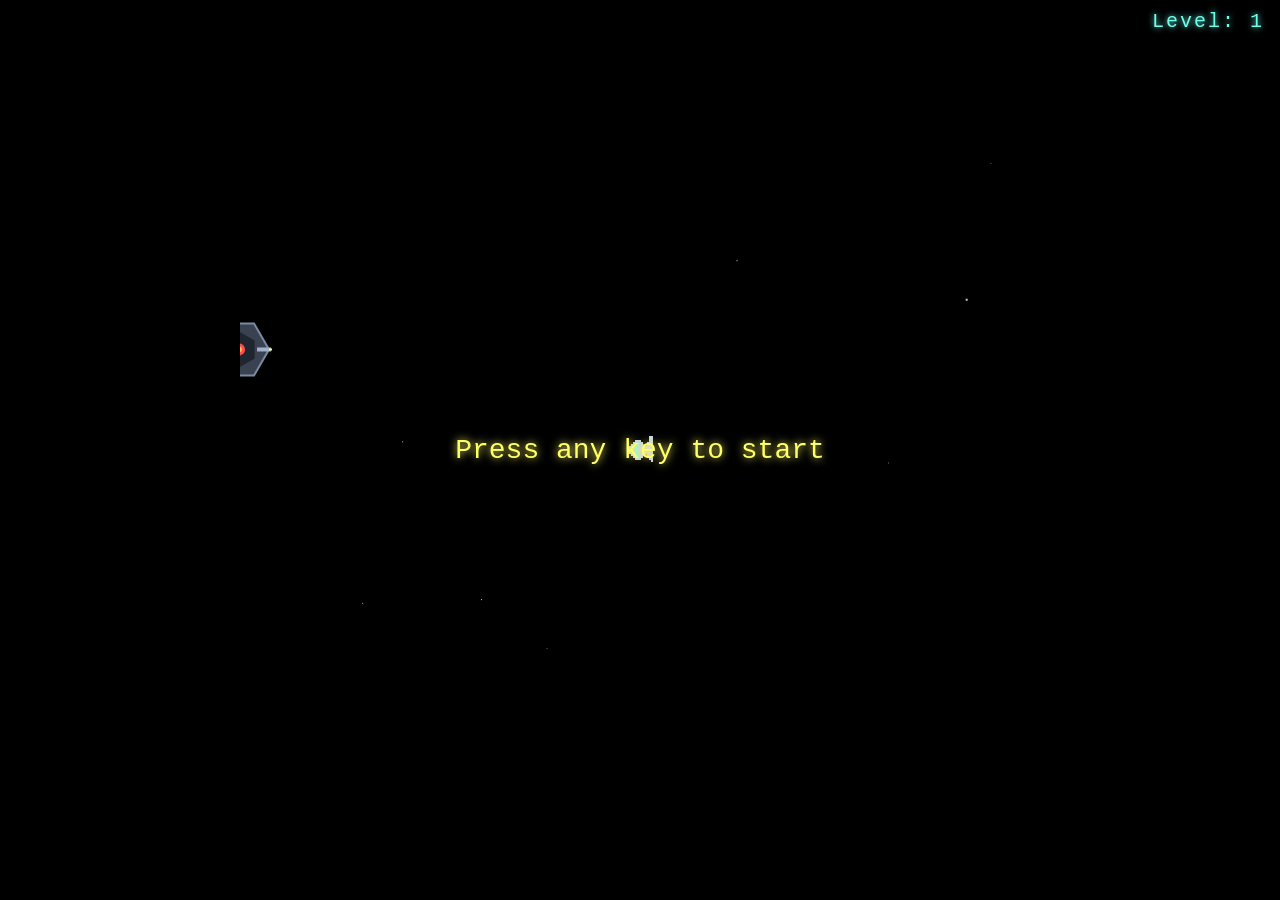
<file: Outer Space Ship/index.html>
<!DOCTYPE html>
<html lang="en">
<head>
    <meta charset="UTF-8">
    <title>Outer Space Ship</title>
    <link rel="stylesheet" href="style.css">
</head>
<body>
    <div id="ui">
        <div id="level">Level: 1</div>
    </div>
    <canvas id="game" width="800" height="600"></canvas>
    <div id="message">Press any key to start</div>
    <script src="game.js"></script>
</body>
</html>
</file>
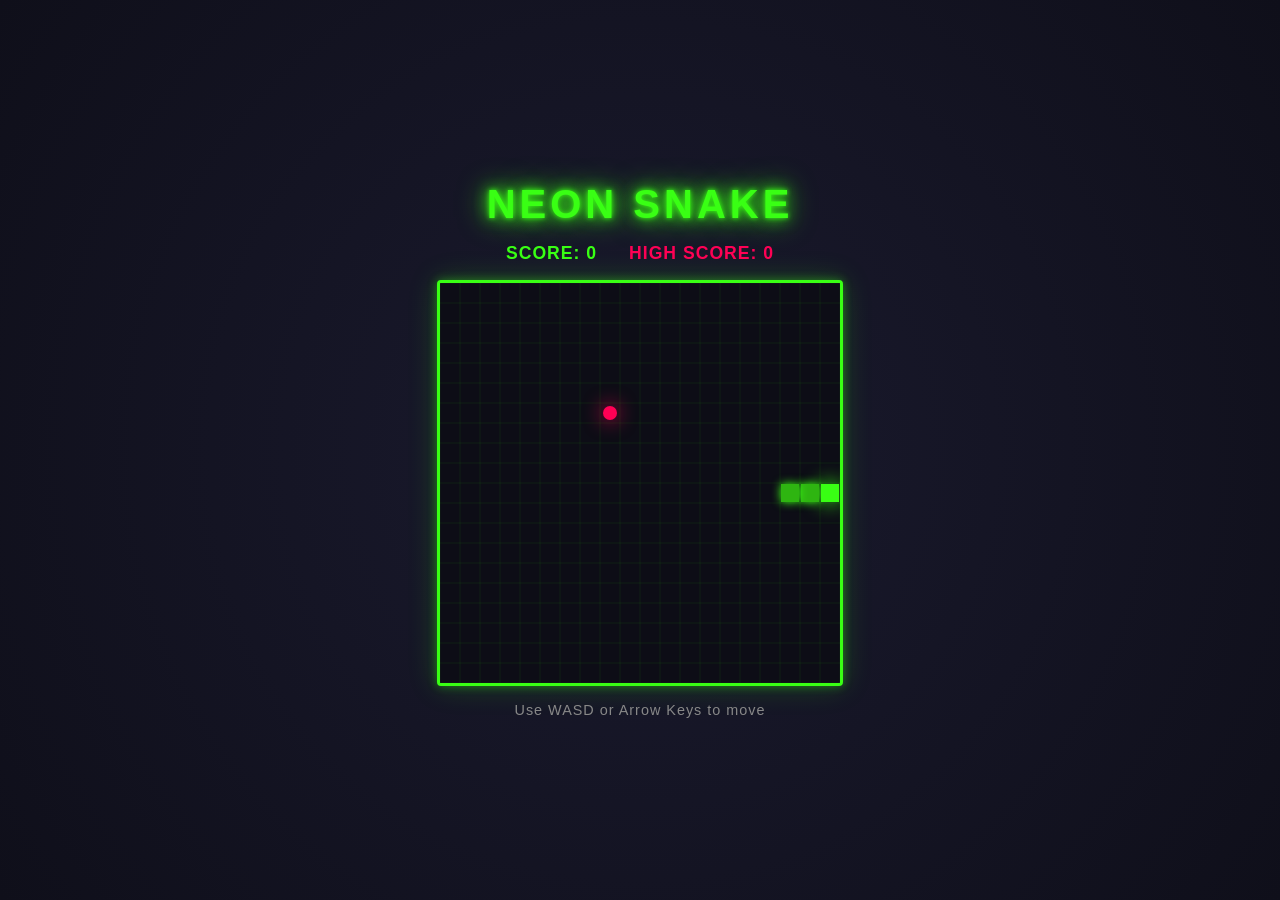
<file: Snake Game/index.html>
<!DOCTYPE html>
<html lang="en">
<head>
    <meta charset="UTF-8">
    <meta name="viewport" content="width=device-width, initial-scale=1.0">
    <title>Neon Snake</title>
    <link rel="stylesheet" href="style.css">
</head>
<body>
    <div class="game-container">
        <h1 class="title">NEON SNAKE</h1>
        <div class="score-board">
            <span class="score">Score: <span id="score">0</span></span>
            <span class="high-score">High Score: <span id="high-score">0</span></span>
        </div>
        <canvas id="gameCanvas" width="400" height="400"></canvas>
        <div id="gameOverScreen" class="overlay hidden">
            <div class="overlay-content">
                <h2>GAME OVER</h2>
                <p>Final Score: <span id="final-score">0</span></p>
                <button id="restartBtn">Restart</button>
            </div>
        </div>
        <p class="controls-hint">Use WASD or Arrow Keys to move</p>
    </div>
    <script src="script.js"></script>
</body>
</html>
</file>
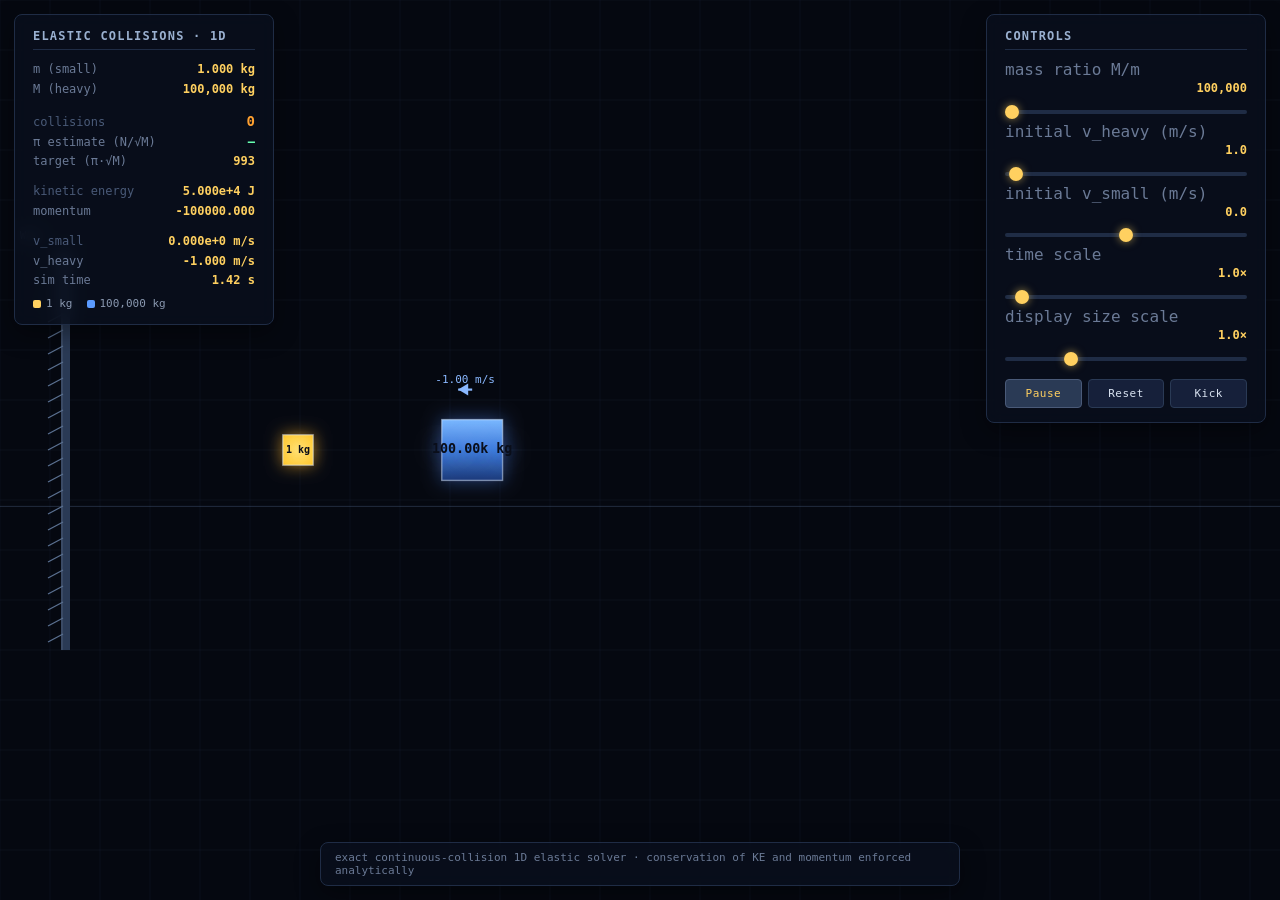
<file: Physical 20260613/collision_sim.html>
<!DOCTYPE html>
<html lang="en">
<head>
<meta charset="UTF-8">
<meta name="viewport" content="width=device-width, initial-scale=1.0">
<title>Elastic Collisions · 1 kg ↔ 100,000 kg</title>
<style>
  * { box-sizing: border-box; }
  html, body { margin: 0; height: 100%; overflow: hidden; }
  body {
    background: radial-gradient(ellipse at center, #0e1424 0%, #050810 80%);
    color: #d8e2f0;
    font-family: 'SF Mono', ui-monospace, Menlo, Consolas, monospace;
    user-select: none;
    -webkit-user-select: none;
  }
  #cv { display: block; width: 100vw; height: 100vh; }

  .panel {
    position: fixed;
    background: rgba(10, 16, 30, 0.78);
    border: 1px solid #1f2c45;
    border-radius: 8px;
    padding: 14px 18px;
    backdrop-filter: blur(8px);
    -webkit-backdrop-filter: blur(8px);
    box-shadow: 0 8px 24px rgba(0,0,0,0.4);
  }
  #hud { top: 14px; left: 14px; min-width: 260px; }
  #ctrls { top: 14px; right: 14px; width: 280px; }
  #foot { bottom: 14px; left: 50%; transform: translateX(-50%); font-size: 11px; color: #6b7a96; padding: 8px 14px; }

  h1 {
    font-size: 12px;
    margin: 0 0 10px 0;
    color: #9ab0d0;
    font-weight: 600;
    letter-spacing: 1.2px;
    border-bottom: 1px solid #1f2c45;
    padding-bottom: 6px;
  }
  .row {
    display: flex;
    justify-content: space-between;
    align-items: baseline;
    gap: 14px;
    line-height: 1.65;
    font-size: 12px;
  }
  .lbl { color: #6b7a96; }
  .val { color: #ffd060; font-weight: 600; font-variant-numeric: tabular-nums; }
  .pi  { color: #66ffb0; font-weight: 600; font-variant-numeric: tabular-nums; }
  .big { color: #ffa030; font-size: 14px; }
  .sec { margin-top: 10px; }
  .sec .lbl { color: #4a5a78; }

  input[type=range] {
    width: 100%;
    height: 4px;
    -webkit-appearance: none;
    background: linear-gradient(to right, #1f2c45, #1f2c45);
    border-radius: 2px;
    margin: 4px 0 8px 0;
    cursor: pointer;
  }
  input[type=range]::-webkit-slider-thumb {
    -webkit-appearance: none;
    width: 14px; height: 14px;
    background: #ffd060;
    border-radius: 50%;
    cursor: pointer;
    box-shadow: 0 0 8px rgba(255,208,96,0.6);
  }
  input[type=range]::-moz-range-thumb {
    width: 14px; height: 14px;
    background: #ffd060;
    border-radius: 50%;
    cursor: pointer;
    border: none;
    box-shadow: 0 0 8px rgba(255,208,96,0.6);
  }

  .btnrow { display: flex; gap: 6px; margin-top: 10px; flex-wrap: wrap; }
  button {
    flex: 1;
    background: #16203a;
    color: #d8e2f0;
    border: 1px solid #2a3a55;
    padding: 7px 10px;
    border-radius: 4px;
    cursor: pointer;
    font-family: inherit;
    font-size: 11px;
    letter-spacing: 0.5px;
    transition: background 0.15s, border-color 0.15s;
  }
  button:hover { background: #233150; border-color: #3a5070; }
  button:active { background: #0e1626; }
  button.primary { background: #2a3a55; border-color: #4a5a78; color: #ffd060; }
  button.primary:hover { background: #3a4a65; }

  .legend { display: flex; gap: 14px; font-size: 11px; color: #8a98b0; margin-top: 6px; }
  .dot { display: inline-block; width: 8px; height: 8px; border-radius: 2px; margin-right: 5px; vertical-align: middle; }
</style>
</head>
<body>
<canvas id="cv"></canvas>

<div id="hud" class="panel">
  <h1>ELASTIC COLLISIONS · 1D</h1>
  <div class="row"><span class="lbl">m (small)</span><span class="val">1.000 kg</span></div>
  <div class="row"><span class="lbl">M (heavy)</span><span class="val" id="hudM">100,000 kg</span></div>
  <div class="row sec"><span class="lbl">collisions</span><span class="val big" id="nCol">0</span></div>
  <div class="row"><span class="lbl">π estimate (N/√M)</span><span class="pi" id="piEst">—</span></div>
  <div class="row"><span class="lbl">target (π·√M)</span><span class="val" id="piTgt">—</span></div>
  <div class="row sec"><span class="lbl">kinetic energy</span><span class="val" id="ke">0.000 J</span></div>
  <div class="row"><span class="lbl">momentum</span><span class="val" id="mom">0.000</span></div>
  <div class="row sec"><span class="lbl">v_small</span><span class="val" id="vs">0.000 m/s</span></div>
  <div class="row"><span class="lbl">v_heavy</span><span class="val" id="vh">0.000 m/s</span></div>
  <div class="row"><span class="lbl">sim time</span><span class="val" id="tSim">0.00 s</span></div>
  <div class="legend sec">
    <span><span class="dot" style="background:#ffd060"></span>1 kg</span>
    <span><span class="dot" style="background:#5a9aff"></span>100,000 kg</span>
  </div>
</div>

<div id="ctrls" class="panel">
  <h1>CONTROLS</h1>
  <div class="lbl">mass ratio M/m</div>
  <div class="row"><span></span><span class="val" id="mrV">100,000</span></div>
  <input type="range" id="mr" min="2" max="100000000" step="1" value="100000">

  <div class="lbl">initial v_heavy (m/s)</div>
  <div class="row"><span></span><span class="val" id="v0V">1.0</span></div>
  <input type="range" id="v0" min="0.1" max="50" step="0.1" value="1">

  <div class="lbl">initial v_small (m/s)</div>
  <div class="row"><span></span><span class="val" id="vsV">0.0</span></div>
  <input type="range" id="vs0" min="-50" max="50" step="0.1" value="0">

  <div class="lbl">time scale</div>
  <div class="row"><span></span><span class="val" id="tsV">1.0×</span></div>
  <input type="range" id="ts" min="0.1" max="20" step="0.1" value="1">

  <div class="lbl">display size scale</div>
  <div class="row"><span></span><span class="val" id="scV">1.0×</span></div>
  <input type="range" id="sc" min="0.3" max="3" step="0.1" value="1">

  <div class="btnrow">
    <button id="playBtn" class="primary">Pause</button>
    <button id="resetBtn">Reset</button>
    <button id="kickBtn">Kick</button>
  </div>
</div>

<div id="foot" class="panel">
  exact continuous-collision 1D elastic solver · conservation of KE and momentum enforced analytically
</div>

<script>
(() => {
  'use strict';

  const cv  = document.getElementById('cv');
  const ctx = cv.getContext('2d');
  let W = 0, H = 0, DPR = 1;

  function resize() {
    DPR = window.devicePixelRatio || 1;
    const r = cv.getBoundingClientRect();
    cv.width  = Math.max(1, Math.floor(r.width  * DPR));
    cv.height = Math.max(1, Math.floor(r.height * DPR));
    W = r.width; H = r.height;
    ctx.setTransform(DPR, 0, 0, DPR, 0, 0);
  }
  window.addEventListener('resize', resize);

  // World coordinates (meters). Wall at x=0.
  // Heavy block sits to the right of the small block, moving leftward (toward wall).
  const SIZE_S = 0.4;   // small block half-extent (m) -- display half-width
  const SIZE_M = 0.8;   // heavy block half-extent (m)
  const XS_INIT = 6;    // initial small block x
  const XM_INIT = 12;   // initial heavy block x
  const XMAX    = 30;   // logical right edge for view

  // State
  let state, timeScale = 1, playing = true, dispScale = 1;

  function makeState(M, vM0, vs0) {
    return {
      m: 1, M,
      xs: XS_INIT, vs: vs0,
      xM: XM_INIT, vM: vM0,
      wallX: 0,
      collisions: 0,
      t: 0,
      trail: [], trailM: [],
      flash: 0, flashPos: 0, flashKind: '',
      done: false
    };
  }

  // ------- physics: event-driven 1D elastic with continuous collision detection -------

  function nextCollision(s) {
    const halfS = SIZE_S, halfM = SIZE_M;
    let tMin = Infinity, kind = null;
    // wall (small hits wall from the right)
    if (s.vs < 0) {
      const t = (s.wallX + halfS - s.xs) / s.vs;
      if (t > 1e-12 && t < tMin) { tMin = t; kind = 'w'; }
    }
    // small catches heavy from behind (small.x + halfS approaches heavy.x - halfM)
    if (s.vs - s.vM > 0) {
      const t = (s.xM - halfM - s.xs - halfS) / (s.vs - s.vM);
      if (t > 1e-12 && t < tMin) { tMin = t; kind = 'b'; }
    }
    return { t: tMin, kind };
  }

  function applyCollision(s, kind) {
    if (kind === 'w') {
      s.vs = -s.vs;
      s.flashPos = s.wallX; s.flashKind = 'wall';
    } else {
      const v1 = s.vs, v2 = s.vM, m1 = s.m, m2 = s.M;
      s.vs = ((m1 - m2) * v1 + 2 * m2 * v2) / (m1 + m2);
      s.vM = ((m2 - m1) * v2 + 2 * m1 * v1) / (m1 + m2);
      s.flashPos = 0.5 * (s.xs + s.xM); s.flashKind = 'block';
    }
    s.collisions++;
    s.flash = 1;
  }

  function advance(s, dt) {
    if (s.done) return;
    let remaining = dt;
    let safety = 200000;
    while (remaining > 1e-12 && safety-- > 0) {
      const nc = nextCollision(s);
      if (!nc.kind || nc.t > remaining) {
        s.xs += s.vs * remaining;
        s.xM += s.vM * remaining;
        s.t  += remaining;
        remaining = 0;
      } else {
        s.xs += s.vs * nc.t;
        s.xM += s.vM * nc.t;
        s.t  += nc.t;
        remaining -= nc.t;
        applyCollision(s, nc.kind);
        // Terminate: small has escaped to the right faster than heavy and is past it
        if (s.xs > s.xM + 4 && s.vs > s.vM) { s.done = true; remaining = 0; }
      }
    }
  }

  // ------- rendering -------

  let viewScale = 30, originX = 80, originY = 0;

  function fitView() {
    const margin = 70;
    viewScale = (W - margin * 2) / XMAX;
    originX   = margin;
    originY   = H * 0.5;
  }
  resize();
  fitView();
  window.addEventListener('resize', () => { resize(); fitView(); });

  function px(x)  { return originX + x * viewScale * dispScale; }
  function pxS(s) { return s * viewScale * dispScale; }

  function drawGrid() {
    ctx.strokeStyle = 'rgba(60,80,120,0.10)';
    ctx.lineWidth = 1;
    const step = 50;
    for (let x = 0; x < W; x += step) {
      ctx.beginPath(); ctx.moveTo(x, 0); ctx.lineTo(x, H); ctx.stroke();
    }
    for (let y = 0; y < H; y += step) {
      ctx.beginPath(); ctx.moveTo(0, y); ctx.lineTo(W, y); ctx.stroke();
    }
  }

  function drawWall(s) {
    const wx = px(s.wallX);
    const top = originY - 200, bot = originY + 200;
    ctx.fillStyle = '#2a3a55';
    ctx.fillRect(wx - 7, top, 7, bot - top);
    ctx.fillStyle = '#3a4a65';
    ctx.fillRect(wx - 9, top, 2, bot - top);
    ctx.strokeStyle = '#5a7090';
    ctx.lineWidth = 1.4;
    for (let y = top; y < bot; y += 16) {
      ctx.beginPath();
      ctx.moveTo(wx - 7, y);
      ctx.lineTo(wx - 22, y + 8);
      ctx.stroke();
    }
    ctx.fillStyle = '#5a7090';
    ctx.font = '10px monospace';
    ctx.textAlign = 'right';
    ctx.textBaseline = 'middle';
    ctx.fillText('WALL', wx - 26, top - 14);
  }

  function drawTrail(s) {
    // small trail
    if (s.trail.length > 1) {
      for (let i = 1; i < s.trail.length; i++) {
        const a = (i / s.trail.length) * 0.55;
        const x0 = px(s.trail[i-1]), x1 = px(s.trail[i]);
        const g = ctx.createLinearGradient(x0, originY, x1, originY);
        g.addColorStop(0, `rgba(255,208,96,0)`);
        g.addColorStop(1, `rgba(255,208,96,${a})`);
        ctx.strokeStyle = g;
        ctx.lineWidth = 1.6;
        ctx.beginPath();
        ctx.moveTo(x0, originY);
        ctx.lineTo(x1, originY);
        ctx.stroke();
      }
    }
    // heavy trail (very subtle)
    if (s.trailM.length > 1) {
      for (let i = 1; i < s.trailM.length; i++) {
        const a = (i / s.trailM.length) * 0.18;
        const x0 = px(s.trailM[i-1]), x1 = px(s.trailM[i]);
        ctx.strokeStyle = `rgba(90,154,255,${a})`;
        ctx.lineWidth = 1.2;
        ctx.beginPath();
        ctx.moveTo(x0, originY);
        ctx.lineTo(x1, originY);
        ctx.stroke();
      }
    }
  }

  function drawBlock(x, halfWidth, fillGrad, label, massStr) {
    const cx = px(x);
    const w  = pxS(halfWidth * 2);
    const h  = w;
    const left = cx - w/2, top = originY - h/2;
    ctx.fillStyle = fillGrad;
    ctx.fillRect(left, top, w, h);
    ctx.strokeStyle = 'rgba(220,235,255,0.5)';
    ctx.lineWidth = 1.4;
    ctx.strokeRect(left, top, w, h);
    // label
    ctx.fillStyle = '#0a0e1a';
    ctx.font = `bold ${Math.max(10, Math.min(18, w * 0.22))}px monospace`;
    ctx.textAlign = 'center';
    ctx.textBaseline = 'middle';
    ctx.fillText(label, cx, originY);
    if (w > 70) {
      ctx.fillStyle = 'rgba(10,14,26,0.75)';
      ctx.font = `${Math.max(8, Math.min(12, w * 0.12))}px monospace`;
      ctx.fillText(massStr, cx, originY + h * 0.28);
    }
  }

  function drawSmall(s) {
    const w = pxS(SIZE_S * 2);
    const g = ctx.createRadialGradient(px(s.xs), originY, 0, px(s.xs), originY, w);
    g.addColorStop(0, '#ffe27a');
    g.addColorStop(0.6, '#ffcc33');
    g.addColorStop(1, '#cc7a00');
    ctx.shadowColor = 'rgba(255,180,40,0.6)';
    ctx.shadowBlur = 16;
    drawBlock(s.xs, SIZE_S, g, '1 kg', 'small');
    ctx.shadowBlur = 0;
  }

  function drawHeavy(s) {
    const w = pxS(SIZE_M * 2);
    const g = ctx.createLinearGradient(0, originY - w/2, 0, originY + w/2);
    g.addColorStop(0, '#7ab8ff');
    g.addColorStop(0.5, '#3a78d8');
    g.addColorStop(1, '#1a3878');
    ctx.shadowColor = 'rgba(80,140,255,0.45)';
    ctx.shadowBlur = 18;
    drawBlock(s.xM, SIZE_M, g, formatMass(s.M) + ' kg', 'heavy');
    ctx.shadowBlur = 0;
  }

  function drawVelocityArrows(s) {
    function arrow(xPx, yOff, v, color, sign) {
      if (Math.abs(v) < 0.005) return;
      const mag = Math.sqrt(Math.abs(v)) * 14;
      const len = Math.sign(v) * Math.min(180, mag);
      const y = originY + yOff;
      ctx.strokeStyle = color;
      ctx.lineWidth = 2.2;
      ctx.beginPath();
      ctx.moveTo(xPx, y);
      ctx.lineTo(xPx + len, y);
      ctx.stroke();
      const d = Math.sign(len) || 1;
      ctx.fillStyle = color;
      ctx.beginPath();
      ctx.moveTo(xPx + len, y);
      ctx.lineTo(xPx + len - d * 10, y - 6);
      ctx.lineTo(xPx + len - d * 10, y + 6);
      ctx.closePath();
      ctx.fill();
      ctx.fillStyle = color;
      ctx.font = '11px monospace';
      ctx.textAlign = 'center';
      ctx.textBaseline = 'bottom';
      const lbl = (Math.abs(v) >= 1000 ? v.toExponential(2) : v.toFixed(2)) + ' m/s';
      ctx.fillText(lbl, xPx + len / 2, y - 4);
    }
    arrow(px(s.xs), -pxS(SIZE_S) - 30, s.vs, '#ffd060', 0);
    arrow(px(s.xM), -pxS(SIZE_M) - 30, s.vM, '#8ab8ff', 0);
  }

  function drawFlash(s) {
    if (s.flash < 0.04) return;
    const x = px(s.flashPos);
    const r0 = 22, r1 = 60;
    const r = r0 + (1 - s.flash) * (r1 - r0);
    const c = s.flashKind === 'wall' ? '255,220,120' : '180,220,255';
    ctx.strokeStyle = `rgba(${c},${s.flash * 0.9})`;
    ctx.lineWidth = 2.2;
    ctx.beginPath();
    ctx.arc(x, originY, r, 0, Math.PI * 2);
    ctx.stroke();
    ctx.strokeStyle = `rgba(${c},${s.flash * 0.35})`;
    ctx.lineWidth = 1.2;
    ctx.beginPath();
    ctx.arc(x, originY, r * 1.7, 0, Math.PI * 2);
    ctx.stroke();
  }

  function drawFloor(s) {
    const y = originY + Math.max(pxS(SIZE_S), pxS(SIZE_M)) + 26;
    ctx.strokeStyle = 'rgba(120,150,200,0.25)';
    ctx.lineWidth = 1;
    ctx.beginPath();
    ctx.moveTo(0, y); ctx.lineTo(W, y); ctx.stroke();
  }

  function drawBanner(s) {
    if (s.done) {
      ctx.fillStyle = 'rgba(102,255,176,0.85)';
      ctx.font = 'bold 16px monospace';
      ctx.textAlign = 'center';
      ctx.textBaseline = 'middle';
      ctx.fillText('small block has escaped · click Reset', W/2, 38);
    }
  }

  // ------- HUD -------

  function formatMass(n) {
    if (n >= 1e9) return (n/1e9).toFixed(2) + 'B';
    if (n >= 1e6) return (n/1e6).toFixed(2) + 'M';
    if (n >= 1e3) return (n/1e3).toFixed(2) + 'k';
    return n.toFixed(0);
  }
  function formatFixed(n, d=3) { return (Math.abs(n) < 1e-12 ? 0 : n).toFixed(d); }
  function formatSci(n) { return Math.abs(n) < 1e-3 ? n.toExponential(3) : n.toFixed(3); }

  function updateHUD(s) {
    const KE = 0.5 * s.m * s.vs * s.vs + 0.5 * s.M * s.vM * s.vM;
    const p  = s.m * s.vs + s.M * s.vM;
    document.getElementById('hudM').textContent  = s.M.toLocaleString() + ' kg';
    document.getElementById('nCol').textContent  = s.collisions.toLocaleString();
    document.getElementById('ke').textContent    = KE.toExponential(3) + ' J';
    document.getElementById('mom').textContent   = formatSci(p);
    document.getElementById('vs').textContent    = formatSci(s.vs) + ' m/s';
    document.getElementById('vh').textContent    = formatSci(s.vM) + ' m/s';
    document.getElementById('tSim').textContent  = s.t.toFixed(2) + ' s';
    if (s.collisions > 0) {
      document.getElementById('piEst').textContent = (s.collisions / Math.sqrt(s.M)).toFixed(6);
    } else {
      document.getElementById('piEst').textContent = '—';
    }
    document.getElementById('piTgt').textContent = (Math.PI * Math.sqrt(s.M)).toFixed(0);
  }

  // ------- controls wiring -------

  const $ = id => document.getElementById(id);

  function readControls() {
    return {
      M:  parseFloat($('mr').value),
      vM: -parseFloat($('v0').value),
      vs: parseFloat($('vs0').value)
    };
  }

  $('mr').oninput = e => { $('mrV').textContent = parseInt(e.target.value).toLocaleString(); };
  $('v0').oninput = e => { $('v0V').textContent = parseFloat(e.target.value).toFixed(1); };
  $('vs0').oninput = e => { $('vsV').textContent = parseFloat(e.target.value).toFixed(1); };
  $('ts').oninput  = e => { timeScale = parseFloat(e.target.value); $('tsV').textContent = timeScale.toFixed(1) + '×'; };
  $('sc').oninput  = e => { dispScale = parseFloat(e.target.value); $('scV').textContent = dispScale.toFixed(1) + '×'; };

  $('playBtn').onclick = () => {
    playing = !playing;
    $('playBtn').textContent = playing ? 'Pause' : 'Play';
  };
  $('resetBtn').onclick = () => { const c = readControls(); state = makeState(c.M, c.vM, c.vs); last = performance.now(); accum = 0; };
  $('kickBtn').onclick  = () => { if (state) state.vs = -Math.abs(state.vs) - 5; };

  // Spacebar to pause
  window.addEventListener('keydown', e => {
    if (e.code === 'Space') { e.preventDefault(); $('playBtn').click(); }
    if (e.code === 'KeyR') $('resetBtn').click();
  });

  // ------- main loop -------

  state = makeState(1e5, -1, 0);
  let last = performance.now();
  let accum = 0;

  function frame(now) {
    resize();
    const dtReal = Math.min(0.1, (now - last) / 1000);
    last = now;

    if (playing) {
      accum += dtReal * timeScale;
      // step simulation in modest chunks; event-driven so cheap
      const chunk = 1 / 30;
      while (accum >= chunk) {
        advance(state, chunk);
        accum -= chunk;
      }
      if (accum > 0) advance(state, accum);
      accum = 0;

      // sample trail
      state.trail.push(state.xs);
      if (state.trail.length > 220) state.trail.shift();
      state.trailM.push(state.xM);
      if (state.trailM.length > 220) state.trailM.shift();

      state.flash *= 0.88;
    }

    // draw
    ctx.fillStyle = '#050810';
    ctx.fillRect(0, 0, W, H);

    drawGrid();
    drawFloor(state);
    drawWall(state);
    drawTrail(state);
    drawFlash(state);
    drawSmall(state);
    drawHeavy(state);
    drawVelocityArrows(state);
    drawBanner(state);

    updateHUD(state);
    requestAnimationFrame(frame);
  }
  requestAnimationFrame(frame);
})();
</script>
</body>
</html>
</file>
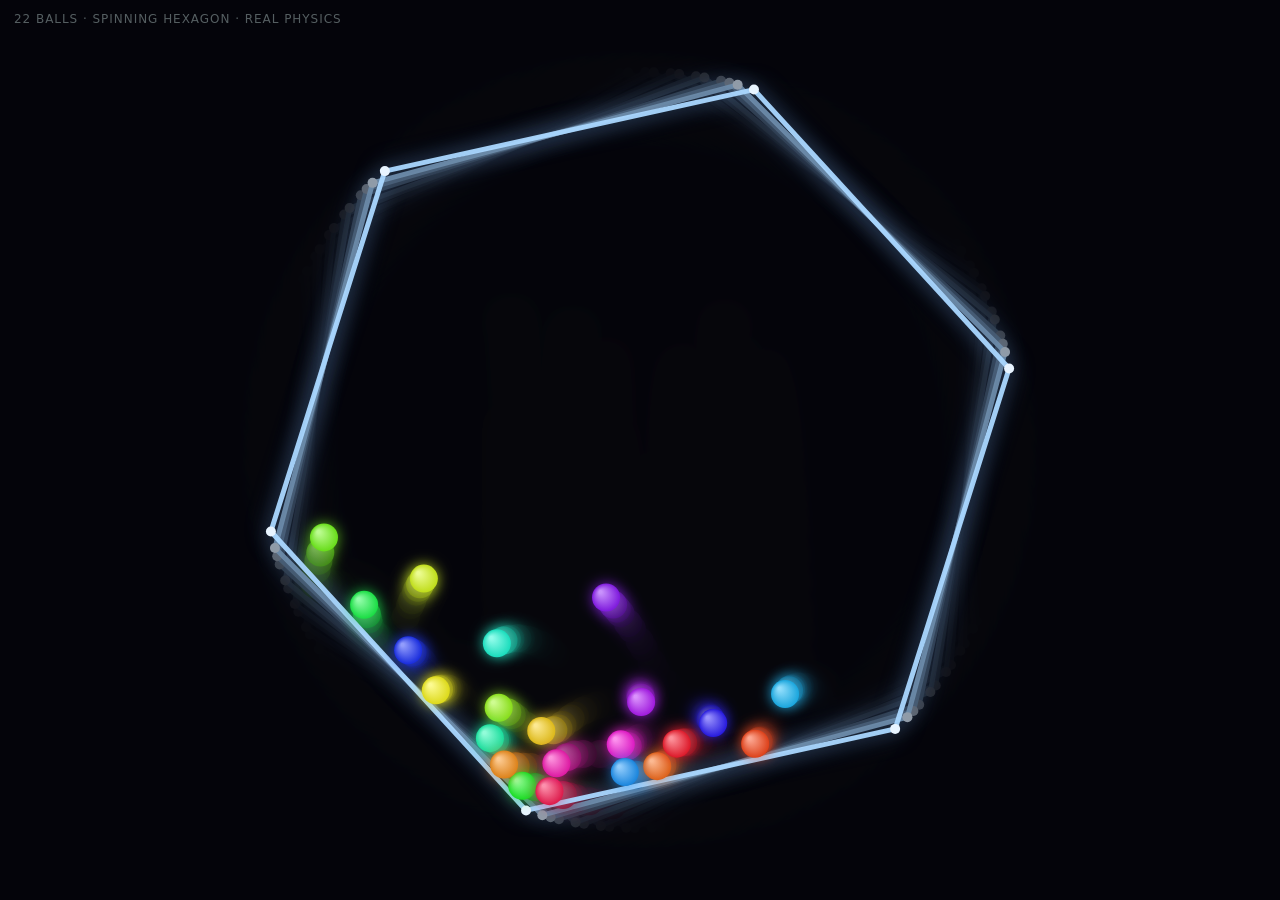
<file: Physical 20260613/hex_balls.html>
<!DOCTYPE html>
<html lang="en">
<head>
<meta charset="UTF-8">
<title>Spinning Hexagon · 22 Balls</title>
<style>
  html, body {
    margin: 0; padding: 0; height: 100%;
    background: #07070d;
    overflow: hidden;
    font-family: -apple-system, system-ui, sans-serif;
    color: #9aa;
  }
  canvas { display: block; width: 100vw; height: 100vh; }
  .hud {
    position: fixed; top: 12px; left: 14px;
    font-size: 12px; letter-spacing: 0.08em;
    text-transform: uppercase;
    pointer-events: none;
    opacity: 0.55;
  }
</style>
</head>
<body>
<canvas id="c"></canvas>
<div class="hud">22 balls &middot; spinning hexagon &middot; real physics</div>
<script>
(() => {
  const canvas = document.getElementById('c');
  const ctx = canvas.getContext('2d');

  let W, H, DPR;
  function resize() {
    DPR = Math.min(window.devicePixelRatio || 1, 2);
    W = window.innerWidth;
    H = window.innerHeight;
    canvas.width  = Math.floor(W * DPR);
    canvas.height = Math.floor(H * DPR);
    canvas.style.width  = W + 'px';
    canvas.style.height = H + 'px';
    ctx.setTransform(DPR, 0, 0, DPR, 0, 0);
  }
  window.addEventListener('resize', resize);
  resize();

  // ---------- world params ----------
  const BALL_COUNT   = 22;
  const BALL_R       = 14;
  const GRAVITY      = 1100;     // px / s^2
  const LINEAR_DRAG  = 0.0009;   // per-second-ish damping
  const WALL_REST    = 0.72;
  const BALL_REST    = 0.90;
  const WALL_FRICT   = 0.18;     // tangential friction at walls
  const ROT_SPEED    = 1.35;     // rad/s of the hexagon

  // ---------- helpers ----------
  const cx = () => W * 0.5;
  const cy = () => H * 0.5;
  const hexR = () => Math.min(W, H) * 0.42;
  const rand = (a, b) => a + Math.random() * (b - a);

  // ---------- balls ----------
  const balls = [];
  for (let i = 0; i < BALL_COUNT; i++) {
    balls.push({
      x: 0, y: 0,
      vx: rand(-40, 40), vy: rand(-40, 40),
      r:  BALL_R,
      hue: (i * 37 + 12) % 360,
    });
  }
  // place non-overlapping, well inside the hex
  (function place() {
    const R = hexR();
    for (let i = 0; i < BALL_COUNT; i++) {
      const b = balls[i];
      let tries = 0, ok = false;
      while (tries++ < 400) {
        b.x = cx() + rand(-R * 0.35, R * 0.35);
        b.y = cy() + rand(-R * 0.35, R * 0.35);
        ok = true;
        for (let j = 0; j < i; j++) {
          const o = balls[j];
          const dx = o.x - b.x, dy = o.y - b.y;
          const minD = (o.r + b.r + 2);
          if (dx*dx + dy*dy < minD * minD) { ok = false; break; }
        }
        if (ok) break;
      }
    }
  })();

  // ---------- hexagon ----------
  let hexAngle = 0;
  function hexVerts(a) {
    const R = hexR(), v = [];
    for (let i = 0; i < 6; i++) {
      const t = a + i * (Math.PI / 3);
      v.push({ x: cx() + Math.cos(t) * R, y: cy() + Math.sin(t) * R });
    }
    return v;
  }

  // Edge info: returns inward normal + signed distance from point to the line.
  // Positive signed distance => point is inside the hex.
  function edgeInfo(px, py, ax, ay, bx, by) {
    const ex = bx - ax, ey = by - ay;
    const len = Math.hypot(ex, ey) || 1;
    // a perpendicular
    let nx = -ey / len, ny = ex / len;
    // pick the one pointing toward the center
    const mx = (ax + bx) * 0.5, my = (ay + by) * 0.5;
    const tx = cx() - mx, ty = cy() - my;
    if (nx * tx + ny * ty < 0) { nx = -nx; ny = -ny; }
    const d = (px - ax) * nx + (py - ay) * ny;
    return { nx, ny, d, len, tx: -ny, ty: nx }; // tx,ty = unit tangent
  }

  // ---------- physics ----------
  function resolveWalls() {
    const verts = hexVerts(hexAngle);
    for (const b of balls) {
      for (let i = 0; i < 6; i++) {
        const a = verts[i], v = verts[(i + 1) % 6];
        const e = edgeInfo(b.x, b.y, a.x, a.y, v.x, v.y);
        if (e.d < b.r) {
          // push out
          const pen = b.r - e.d;
          b.x += e.nx * pen;
          b.y += e.ny * pen;

          // wall velocity at contact (rigid rotation about hex center)
          const rx = b.x - cx();
          const ry = b.y - cy();
          const wvx = -ROT_SPEED * ry;
          const wvy =  ROT_SPEED * rx;

          // relative normal velocity
          const rvx = b.vx - wvx;
          const rvy = b.vy - wvy;
          const vn  = rvx * e.nx + rvy * e.ny;
          if (vn < 0) {
            const jn = -(1 + WALL_REST) * vn;
            b.vx += jn * e.nx;
            b.vy += jn * e.ny;

            // tangential friction (Coulomb-ish)
            const vt = (b.vx - wvx) * e.tx + (b.vy - wvy) * e.ty;
            const jt = -WALL_FRICT * Math.abs(jn) * Math.sign(vt);
            b.vx += jt * e.tx;
            b.vy += jt * e.ty;
          }
        }
      }
    }
  }

  function resolveBalls() {
    for (let i = 0; i < balls.length; i++) {
      const a = balls[i];
      for (let j = i + 1; j < balls.length; j++) {
        const b = balls[j];
        const dx = b.x - a.x, dy = b.y - a.y;
        const r  = a.r + b.r;
        const d2 = dx*dx + dy*dy;
        if (d2 < r * r && d2 > 1e-6) {
          const d = Math.sqrt(d2);
          const nx = dx / d, ny = dy / d;
          const pen = r - d;
          // separate
          a.x -= nx * pen * 0.5; a.y -= ny * pen * 0.5;
          b.x += nx * pen * 0.5; b.y += ny * pen * 0.5;

          // equal mass elastic-ish impulse along the contact normal
          const rvx = b.vx - a.vx;
          const rvy = b.vy - a.vy;
          const vn  = rvx * nx + rvy * ny;
          if (vn < 0) {
            const j = -(1 + BALL_REST) * vn * 0.5;
            a.vx -= j * nx; a.vy -= j * ny;
            b.vx += j * nx; b.vy += j * ny;
          }
        }
      }
    }
  }

  function step(dt) {
    hexAngle += ROT_SPEED * dt;

    for (const b of balls) {
      b.vy += GRAVITY * dt;
      // exponential drag
      const damp = Math.exp(-LINEAR_DRAG * dt * 1000);
      b.vx *= damp;
      b.vy *= damp;
      b.x  += b.vx * dt;
      b.y  += b.vy * dt;
    }

    resolveWalls();
    resolveBalls();
  }

  // ---------- rendering ----------
  function drawHex(a) {
    const v = hexVerts(a);
    ctx.beginPath();
    ctx.moveTo(v[0].x, v[0].y);
    for (let i = 1; i < 6; i++) ctx.lineTo(v[i].x, v[i].y);
    ctx.closePath();

    ctx.lineJoin = 'round';
    ctx.lineWidth = 5;
    ctx.strokeStyle = 'rgba(170, 215, 255, 0.95)';
    ctx.shadowColor = 'rgba(120, 180, 255, 0.55)';
    ctx.shadowBlur  = 22;
    ctx.stroke();
    ctx.shadowBlur  = 0;

    // vertex pips
    for (const p of v) {
      ctx.beginPath();
      ctx.arc(p.x, p.y, 5, 0, Math.PI * 2);
      ctx.fillStyle = '#e8f4ff';
      ctx.fill();
    }
  }

  function drawBalls() {
    for (const b of balls) {
      ctx.beginPath();
      ctx.arc(b.x, b.y, b.r, 0, Math.PI * 2);
      const grad = ctx.createRadialGradient(
        b.x - b.r * 0.4, b.y - b.r * 0.4, b.r * 0.1,
        b.x, b.y, b.r
      );
      grad.addColorStop(0, `hsl(${b.hue}, 95%, 78%)`);
      grad.addColorStop(1, `hsl(${b.hue}, 80%, 48%)`);
      ctx.fillStyle = grad;
      ctx.shadowColor = `hsla(${b.hue}, 90%, 55%, 0.7)`;
      ctx.shadowBlur  = 14;
      ctx.fill();
    }
    ctx.shadowBlur = 0;
  }

  // ---------- main loop ----------
  let last = performance.now();
  function loop(now) {
    let dt = (now - last) / 1000;
    last = now;
    if (dt > 0.05) dt = 0.05;

    // sub-step for stability with fast-moving walls
    const SUB = 4;
    const sdt = dt / SUB;
    for (let i = 0; i < SUB; i++) step(sdt);

    // motion-blur style background
    ctx.fillStyle = 'rgba(7, 7, 13, 0.38)';
    ctx.fillRect(0, 0, W, H);

    drawHex(hexAngle);
    drawBalls();

    requestAnimationFrame(loop);
  }
  requestAnimationFrame(loop);
})();
</script>
</body>
</html>
</file>
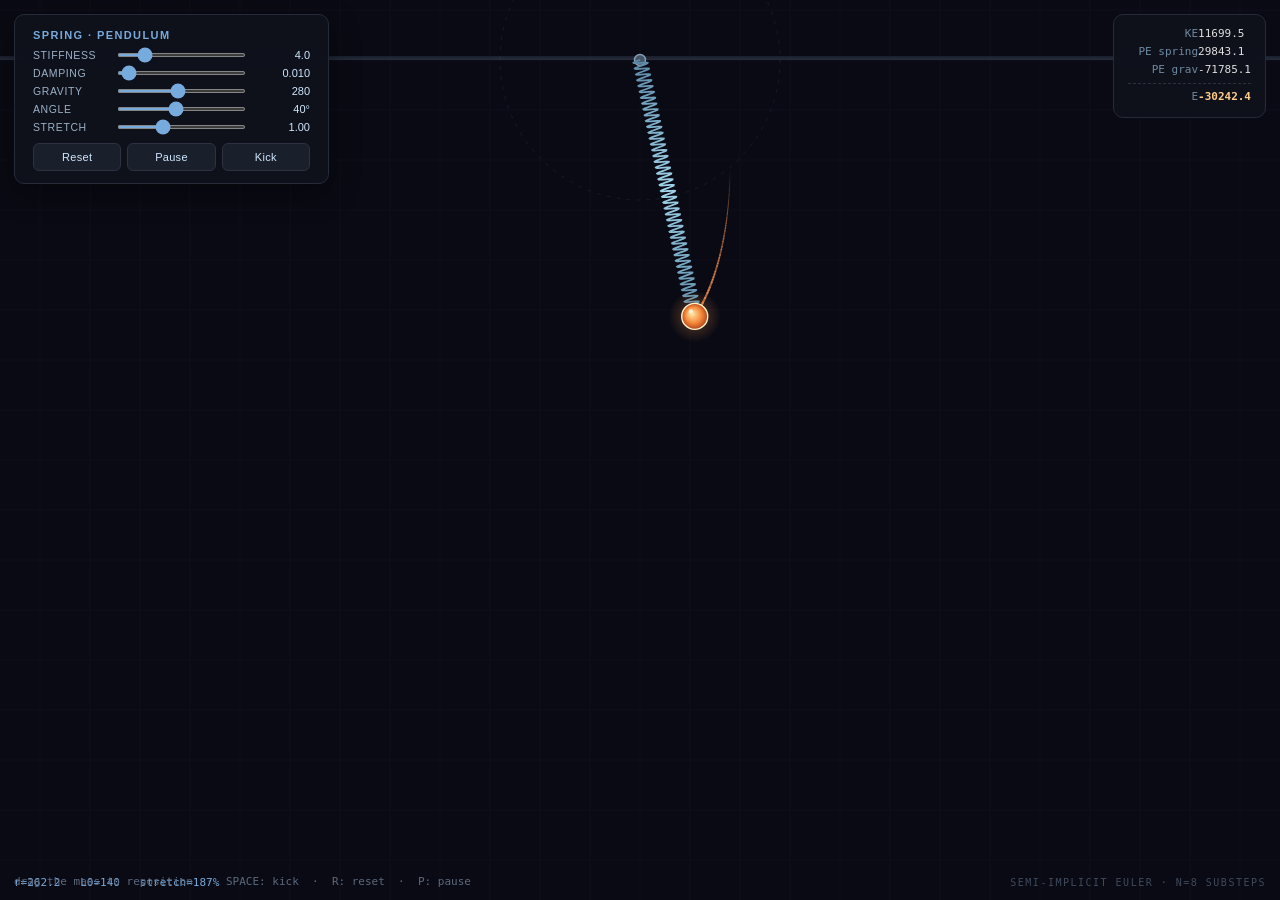
<file: Physical 20260613/spring-pendulum.html>
<!DOCTYPE html>
<html lang="en">
<head>
<meta charset="utf-8">
<title>Spring Pendulum · Coil Sim</title>
<style>
  * { box-sizing: border-box; }
  html, body { margin: 0; padding: 0; height: 100%; }
  body { background: #0a0a14; color: #e0e0e0; font-family: -apple-system, BlinkMacSystemFont, "Segoe UI", Roboto, sans-serif; overflow: hidden; }
  #c { display: block; cursor: grab; }
  #c.dragging { cursor: grabbing; }

  .panel {
    position: absolute; top: 14px; left: 14px;
    background: rgba(15,18,28,0.88);
    padding: 14px 18px 12px;
    border-radius: 10px;
    border: 1px solid #262b3a;
    backdrop-filter: blur(8px);
    -webkit-backdrop-filter: blur(8px);
    font-size: 12px;
    min-width: 260px;
    box-shadow: 0 8px 30px rgba(0,0,0,0.4);
  }
  .row { display: flex; align-items: center; margin: 6px 0; gap: 10px; }
  label { width: 72px; color: #9ab2c8; font-size: 10.5px; text-transform: uppercase; letter-spacing: 0.6px; }
  input[type=range] { flex: 1; accent-color: #7ad; height: 4px; }
  span { width: 52px; text-align: right; font-variant-numeric: tabular-nums; color: #cfe8ff; font-size: 11px; }
  .btns { margin-top: 10px; display: flex; gap: 6px; }
  button {
    flex: 1; background: #1a1f2c; color: #cfe8ff;
    border: 1px solid #2c3242; padding: 7px 0;
    border-radius: 6px; cursor: pointer; font-size: 11px;
    font-family: inherit; letter-spacing: 0.3px;
    transition: background 0.15s;
  }
  button:hover { background: #2a3142; }
  button:active { background: #3a4252; }
  h1 { margin: 0 0 8px 0; font-size: 11px; color: #7ad; font-weight: 600; letter-spacing: 1.4px; }

  .stats {
    position: absolute; top: 14px; right: 14px;
    background: rgba(15,18,28,0.88);
    padding: 10px 14px;
    border-radius: 10px;
    border: 1px solid #262b3a;
    backdrop-filter: blur(8px);
    -webkit-backdrop-filter: blur(8px);
    font-size: 11px; line-height: 1.65;
    font-variant-numeric: tabular-nums;
    min-width: 150px;
    font-family: ui-monospace, Menlo, Consolas, monospace;
  }
  .stats .k { color: #6f8aa3; display: inline-block; width: 70px; }
  .stats b { color: #fc8; font-weight: 600; }
  .stats hr { border: none; border-top: 1px dashed #2a3040; margin: 4px 0; }

  .hint {
    position: absolute; bottom: 12px; left: 14px;
    font-size: 11px; color: #5a6a7e;
    font-family: ui-monospace, Menlo, Consolas, monospace;
  }
  .title {
    position: absolute; bottom: 12px; right: 14px;
    font-size: 10px; color: #3e4a5e;
    font-family: ui-monospace, Menlo, Consolas, monospace;
    letter-spacing: 1.5px;
  }
</style>
</head>
<body>
<canvas id="c"></canvas>

<div class="panel">
  <h1>SPRING · PENDULUM</h1>
  <div class="row"><label>Stiffness</label><input id="k"  type="range" min="0.5" max="20"  step="0.1"  value="4.0"><span id="kv">4.0</span></div>
  <div class="row"><label>Damping</label><input  id="c_" type="range" min="0"   max="0.3" step="0.005" value="0.01"><span id="cv">0.010</span></div>
  <div class="row"><label>Gravity</label><input  id="g"  type="range" min="0"   max="600" step="5"    value="280"><span id="gv">280</span></div>
  <div class="row"><label>Angle</label><input    id="a"  type="range" min="0"   max="89"  step="1"    value="40"><span id="av">40&deg;</span></div>
  <div class="row"><label>Stretch</label><input  id="s"  type="range" min="0.5" max="2"   step="0.05" value="1.0"><span id="sv">1.00</span></div>
  <div class="btns">
    <button id="reset">Reset</button>
    <button id="pause">Pause</button>
    <button id="kick">Kick</button>
  </div>
</div>

<div class="stats" id="stats"></div>
<div class="hint">drag the mass to reposition &nbsp;·&nbsp; SPACE: kick &nbsp;·&nbsp; R: reset &nbsp;·&nbsp; P: pause</div>
<div class="title">SEMI-IMPLICIT EULER · N=8 SUBSTEPS</div>

<script>
(() => {
  'use strict';

  const canvas = document.getElementById('c');
  const ctx    = canvas.getContext('2d');
  let W, H;

  // ---- World setup ---------------------------------------------------------
  const L0 = 140;                      // natural length of the spring (px)
  const anchor = { x: 0, y: 60 };      // pivot (ceiling attachment)

  // ---- State ---------------------------------------------------------------
  const state = { x: 0, y: 0, vx: 0, vy: 0 };
  const trail = [];                    // flat array [x0,y0,x1,y1,...]
  let paused   = false;
  let dragging = false;
  let lastT    = performance.now();

  // ---- Canvas sizing -------------------------------------------------------
  function resize() {
    W = canvas.width  = window.innerWidth;
    H = canvas.height = window.innerHeight;
    anchor.x = W / 2;
    anchor.y = 60;
    if (state.x === 0 && state.y === 0) reset();
  }
  window.addEventListener('resize', resize);

  // ---- Parameters from UI --------------------------------------------------
  const $ = id => document.getElementById(id);
  function params() {
    return {
      k: parseFloat($('k').value),
      c: parseFloat($('c_').value),
      g: parseFloat($('g').value),
    };
  }

  // ---- Reset / initial state ----------------------------------------------
  function reset() {
    const angle   = parseFloat($('a').value) * Math.PI / 180;
    const stretch = parseFloat($('s').value);
    const r0      = L0 * stretch;
    state.x  = anchor.x + r0 * Math.sin(angle);
    state.y  = anchor.y + r0 * Math.cos(angle);
    state.vx = 0;
    state.vy = 0;
    trail.length = 0;
  }

  // ---- Physics: real spring pendulum in 2D --------------------------------
  // m = 1 (implicit)
  //   F_spring = -k (r - L0) * r̂     (Hooke, direction = anchor -> mass)
  //   F_grav   = (0, g)              (canvas y points down)
  //   F_damp   = -c v
  //   a = F / m
  function accel(x, y, vx, vy) {
    const dx = x - anchor.x;
    const dy = y - anchor.y;
    const r  = Math.hypot(dx, dy);
    if (r < 1e-5) return { ax: 0, ay: params().g };
    const { k, c, g } = params();
    const fs = -k * (r - L0);
    return {
      ax: fs * dx / r - c * vx,
      ay: fs * dy / r + g - c * vy,
    };
  }

  // Semi-implicit (symplectic) Euler with N substeps for stability.
  function step(dt) {
    const N = 8;
    const h = dt / N;
    for (let i = 0; i < N; i++) {
      const a = accel(state.x, state.y, state.vx, state.vy);
      state.vx += a.ax * h;
      state.vy += a.ay * h;
      state.x  += state.vx * h;
      state.y  += state.vy * h;
    }
  }

  // ---- Main loop -----------------------------------------------------------
  function frame(t) {
    const dt = Math.min((t - lastT) / 1000, 0.05);
    lastT = t;

    if (!paused && !dragging) step(dt);

    if (!dragging) {
      trail.push(state.x, state.y);
      const maxPts = 320;
      const have = trail.length / 2;
      if (have > maxPts) trail.splice(0, (have - maxPts) * 2);
    }

    draw();
    updateStats();
    requestAnimationFrame(frame);
  }

  // ---- Rendering -----------------------------------------------------------
  function drawBackground() {
    ctx.fillStyle = '#0a0a14';
    ctx.fillRect(0, 0, W, H);

    // Subtle grid
    ctx.strokeStyle = 'rgba(60,70,100,0.10)';
    ctx.lineWidth = 1;
    const gs = 50;
    const ox = ((anchor.x % gs) + gs) % gs;
    for (let x = ox; x < W; x += gs) {
      ctx.beginPath(); ctx.moveTo(x, 0); ctx.lineTo(x, H); ctx.stroke();
    }
    for (let y = (anchor.y % gs); y < H; y += gs) {
      ctx.beginPath(); ctx.moveTo(0, y); ctx.lineTo(W, y); ctx.stroke();
    }
  }

  function drawCeiling() {
    // Hatched bar across the top
    const barY = anchor.y - 4;
    const grad = ctx.createLinearGradient(0, barY, 0, barY + 4);
    grad.addColorStop(0, '#1a1f2c');
    grad.addColorStop(1, '#262d3d');
    ctx.fillStyle = grad;
    ctx.fillRect(0, barY, W, 4);

    // Pivot
    ctx.fillStyle = '#445566';
    ctx.beginPath();
    ctx.arc(anchor.x, anchor.y, 5.5, 0, Math.PI * 2);
    ctx.fill();
    ctx.strokeStyle = '#8aa0b8';
    ctx.lineWidth = 1.4;
    ctx.stroke();
  }

  function drawNaturalLengthGuide() {
    // Dashed circle showing the spring's natural length
    ctx.strokeStyle = 'rgba(120,170,200,0.10)';
    ctx.setLineDash([3, 7]);
    ctx.lineWidth = 1;
    ctx.beginPath();
    ctx.arc(anchor.x, anchor.y, L0, 0, Math.PI * 2);
    ctx.stroke();
    ctx.setLineDash([]);
  }

  function drawTrail() {
    const n = trail.length / 2;
    if (n < 2) return;
    for (let i = 1; i < n; i++) {
      const a = i / n;
      ctx.strokeStyle = `rgba(255,150,80,${a * 0.75})`;
      ctx.lineWidth = a * 2.4;
      ctx.beginPath();
      ctx.moveTo(trail[(i-1)*2], trail[(i-1)*2 + 1]);
      ctx.lineTo(trail[i*2],     trail[i*2 + 1]);
      ctx.stroke();
    }
  }

  // Draw the coil as a sine-wave-perpendicular-to-spring (a coil viewed sideways).
  // Loops scale with length so the spring looks like it stretches.
  function drawCoil(x1, y1, x2, y2) {
    const dx = x2 - x1, dy = y2 - y1;
    const len = Math.hypot(dx, dy);
    if (len < 1) return;

    const ux = dx / len, uy = dy / len;
    const px = -uy, py = ux;           // perpendicular unit

    // More length = more visible loops. Constant amplitude = realistic coil look.
    const loops = Math.max(8, Math.round(len / 6));
    const amp   = 7;
    const segs  = loops * 14;

    // Faint "back" stroke for depth
    ctx.strokeStyle = 'rgba(60,90,120,0.35)';
    ctx.lineWidth = 1;
    ctx.beginPath();
    for (let i = 0; i <= segs; i++) {
      const t = i / segs;
      const off = Math.sin(t * loops * 2 * Math.PI) * amp;
      const cx = x1 + dx * t + px * off;
      const cy = y1 + dy * t + py * off;
      if (i === 0) ctx.moveTo(cx, cy); else ctx.lineTo(cx, cy);
    }
    ctx.stroke();

    // Front (bright) stroke offset by half a phase so the wire crosses visibly
    const half = Math.PI / loops;
    const grad = ctx.createLinearGradient(x1, y1, x2, y2);
    grad.addColorStop(0,   '#5b89a8');
    grad.addColorStop(0.5, '#a0d4ea');
    grad.addColorStop(1,   '#5b89a8');
    ctx.strokeStyle = grad;
    ctx.lineWidth = 1.8;
    ctx.lineCap = 'round';
    ctx.beginPath();
    for (let i = 0; i <= segs; i++) {
      const t = i / segs;
      const off = Math.sin(t * loops * 2 * Math.PI + half) * amp;
      const cx = x1 + dx * t + px * off;
      const cy = y1 + dy * t + py * off;
      if (i === 0) ctx.moveTo(cx, cy); else ctx.lineTo(cx, cy);
    }
    ctx.stroke();
  }

  function drawMass() {
    // Outer glow
    const glow = ctx.createRadialGradient(state.x, state.y, 0, state.x, state.y, 26);
    glow.addColorStop(0,   'rgba(255,160,80,0.35)');
    glow.addColorStop(1,   'rgba(255,160,80,0)');
    ctx.fillStyle = glow;
    ctx.beginPath();
    ctx.arc(state.x, state.y, 26, 0, Math.PI * 2);
    ctx.fill();

    // Body
    const g = ctx.createRadialGradient(state.x - 3, state.y - 3, 1, state.x, state.y, 14);
    g.addColorStop(0,    '#ffe2a0');
    g.addColorStop(0.55, '#f4883a');
    g.addColorStop(1,    '#a83a14');
    ctx.fillStyle = g;
    ctx.beginPath();
    ctx.arc(state.x, state.y, 13, 0, Math.PI * 2);
    ctx.fill();

    ctx.strokeStyle = '#fff3c8';
    ctx.lineWidth = 1.4;
    ctx.stroke();

    // Speck highlight
    ctx.fillStyle = 'rgba(255,255,255,0.7)';
    ctx.beginPath();
    ctx.arc(state.x - 4, state.y - 5, 2.2, 0, Math.PI * 2);
    ctx.fill();
  }

  function drawReadout() {
    const r = Math.hypot(state.x - anchor.x, state.y - anchor.y);
    const stretch = (r / L0 * 100).toFixed(0);
    const text = `r=${r.toFixed(1)}   L0=${L0}   stretch=${stretch}%`;
    ctx.fillStyle = '#7ad';
    ctx.font = '11px ui-monospace, Menlo, Consolas, monospace';
    ctx.fillText(text, 14, H - 14);
  }

  function draw() {
    drawBackground();
    drawCeiling();
    drawNaturalLengthGuide();
    drawTrail();
    drawCoil(anchor.x, anchor.y, state.x, state.y);
    drawMass();
    drawReadout();
  }

  // ---- Stats / energy readout ---------------------------------------------
  function updateStats() {
    const r = Math.hypot(state.x - anchor.x, state.y - anchor.y);
    const { k, g } = params();
    const v2     = state.vx * state.vx + state.vy * state.vy;
    const KE     = 0.5 * v2;
    const PE_s   = 0.5 * k * (r - L0) * (r - L0);
    const PE_g   = g * (anchor.y - state.y);    // PE_g = 0 at anchor, decreases as mass falls
    const E      = KE + PE_s + PE_g;
    $('stats').innerHTML =
      `<span class="k">KE</span>${KE.toFixed(1)}<br>` +
      `<span class="k">PE spring</span>${PE_s.toFixed(1)}<br>` +
      `<span class="k">PE grav</span>${PE_g.toFixed(1)}<br>` +
      `<hr><span class="k">E</span><b>${E.toFixed(1)}</b>`;
  }

  // ---- UI wiring -----------------------------------------------------------
  function bind(id, vid, fmt) {
    const el = $(id), v = $(vid);
    const update = () => v.innerHTML = fmt(el.value);
    el.addEventListener('input', update);
    update();
  }
  bind('k',  'kv', v => parseFloat(v).toFixed(1));
  bind('c_', 'cv', v => parseFloat(v).toFixed(3));
  bind('g',  'gv', v => parseFloat(v).toFixed(0));
  bind('a',  'av', v => v + '\u00B0');
  bind('s',  'sv', v => parseFloat(v).toFixed(2));

  $('reset').onclick = reset;
  $('pause').onclick = e => {
    paused = !paused;
    e.target.textContent = paused ? 'Resume' : 'Pause';
  };
  $('kick').onclick = () => {
    state.vx += (Math.random() - 0.5) * 500;
    state.vy += (Math.random() - 0.5) * 500;
  };

  window.addEventListener('keydown', e => {
    if (e.target.tagName === 'INPUT') return;
    if (e.code === 'Space')      { $('kick').click();  e.preventDefault(); }
    else if (e.key === 'r' || e.key === 'R') reset();
    else if (e.key === 'p' || e.key === 'P') $('pause').click();
  });

  // ---- Pointer interaction ------------------------------------------------
  function getPos(e) {
    if (e.touches && e.touches.length) return [e.touches[0].clientX, e.touches[0].clientY];
    return [e.clientX, e.clientY];
  }
  function onDown(e) {
    const [mx, my] = getPos(e);
    const dx = mx - state.x, dy = my - state.y;
    if (dx*dx + dy*dy < 30*30) {
      dragging = true;
      canvas.classList.add('dragging');
      state.vx = state.vy = 0;
      e.preventDefault();
    }
  }
  function onMove(e) {
    if (!dragging) return;
    const [mx, my] = getPos(e);
    state.x = mx; state.y = my;
    state.vx = state.vy = 0;
    e.preventDefault();
  }
  function onUp() {
    if (dragging) {
      dragging = false;
      canvas.classList.remove('dragging');
    }
  }
  canvas.addEventListener('mousedown',  onDown);
  window.addEventListener('mousemove',  onMove);
  window.addEventListener('mouseup',    onUp);
  canvas.addEventListener('touchstart', onDown, { passive: false });
  window.addEventListener('touchmove',  onMove, { passive: false });
  window.addEventListener('touchend',   onUp);

  // ---- Boot ----------------------------------------------------------------
  resize();
  requestAnimationFrame(frame);
})();
</script>
</body>
</html>
</file>
<file: Outer Space Ship/style.css>
html, body {
    margin: 0;
    padding: 0;
    background: #000;
    color: #fff;
    font-family: 'Courier New', monospace;
    overflow: hidden;
    height: 100%;
    width: 100%;
    display: flex;
    align-items: center;
    justify-content: center;
}

#game {
    display: block;
    background: #000;
    image-rendering: pixelated;
    image-rendering: crisp-edges;
}

#ui {
    position: fixed;
    top: 0;
    left: 0;
    right: 0;
    padding: 10px 16px;
    pointer-events: none;
    display: flex;
    justify-content: flex-end;
    z-index: 10;
}

#level {
    font-size: 20px;
    color: #6fffe9;
    text-shadow: 0 0 6px #6fffe9;
    letter-spacing: 2px;
}

#message {
    position: fixed;
    top: 50%;
    left: 50%;
    transform: translate(-50%, -50%);
    color: #ff6;
    font-size: 28px;
    text-shadow: 0 0 8px #ff6;
    pointer-events: none;
    display: none;
    z-index: 20;
}
</file>
<file: Snake Game/style.css>
* {
    margin: 0;
    padding: 0;
    box-sizing: border-box;
}

body {
    font-family: 'Segoe UI', Tahoma, Geneva, Verdana, sans-serif;
    background: radial-gradient(circle at center, #1a1a2e 0%, #0f0f1a 100%);
    color: #e0e0e0;
    min-height: 100vh;
    display: flex;
    justify-content: center;
    align-items: center;
    overflow: hidden;
}

.game-container {
    display: flex;
    flex-direction: column;
    align-items: center;
    gap: 16px;
    position: relative;
}

.title {
    font-size: 2.5rem;
    font-weight: 700;
    letter-spacing: 4px;
    color: #39ff14;
    text-shadow:
        0 0 5px #39ff14,
        0 0 15px #39ff14,
        0 0 30px #39ff14;
}

.score-board {
    display: flex;
    gap: 32px;
    font-size: 1.1rem;
    font-weight: 600;
    text-transform: uppercase;
    letter-spacing: 1px;
}

.score {
    color: #39ff14;
}

.high-score {
    color: #ff0055;
}

#gameCanvas {
    background-color: #0d0d16;
    border: 3px solid #39ff14;
    border-radius: 4px;
    box-shadow:
        0 0 10px rgba(57, 255, 20, 0.4),
        0 0 30px rgba(57, 255, 20, 0.2),
        inset 0 0 20px rgba(57, 255, 20, 0.05);
    display: block;
}

.overlay {
    position: absolute;
    top: 0;
    left: 0;
    width: 100%;
    height: 100%;
    display: flex;
    justify-content: center;
    align-items: center;
    z-index: 10;
}

.overlay-content {
    background: rgba(13, 13, 22, 0.95);
    border: 2px solid #ff0055;
    border-radius: 8px;
    padding: 32px 48px;
    text-align: center;
    box-shadow:
        0 0 15px rgba(255, 0, 85, 0.5),
        0 0 40px rgba(255, 0, 85, 0.2);
}

.overlay-content h2 {
    font-size: 2rem;
    color: #ff0055;
    margin-bottom: 12px;
    text-shadow:
        0 0 5px #ff0055,
        0 0 15px #ff0055,
        0 0 30px #ff0055;
}

.overlay-content p {
    font-size: 1.2rem;
    margin-bottom: 24px;
}

#restartBtn {
    background: transparent;
    color: #39ff14;
    border: 2px solid #39ff14;
    border-radius: 4px;
    padding: 12px 32px;
    font-size: 1rem;
    font-weight: 700;
    text-transform: uppercase;
    letter-spacing: 2px;
    cursor: pointer;
    transition: all 0.2s ease;
    box-shadow:
        0 0 5px rgba(57, 255, 20, 0.4),
        inset 0 0 5px rgba(57, 255, 20, 0.1);
}

#restartBtn:hover {
    background: #39ff14;
    color: #0d0d16;
    box-shadow:
        0 0 15px #39ff14,
        0 0 30px #39ff14;
}

.hidden {
    display: none !important;
}

.controls-hint {
    font-size: 0.9rem;
    color: #888;
    letter-spacing: 1px;
}
</file>
